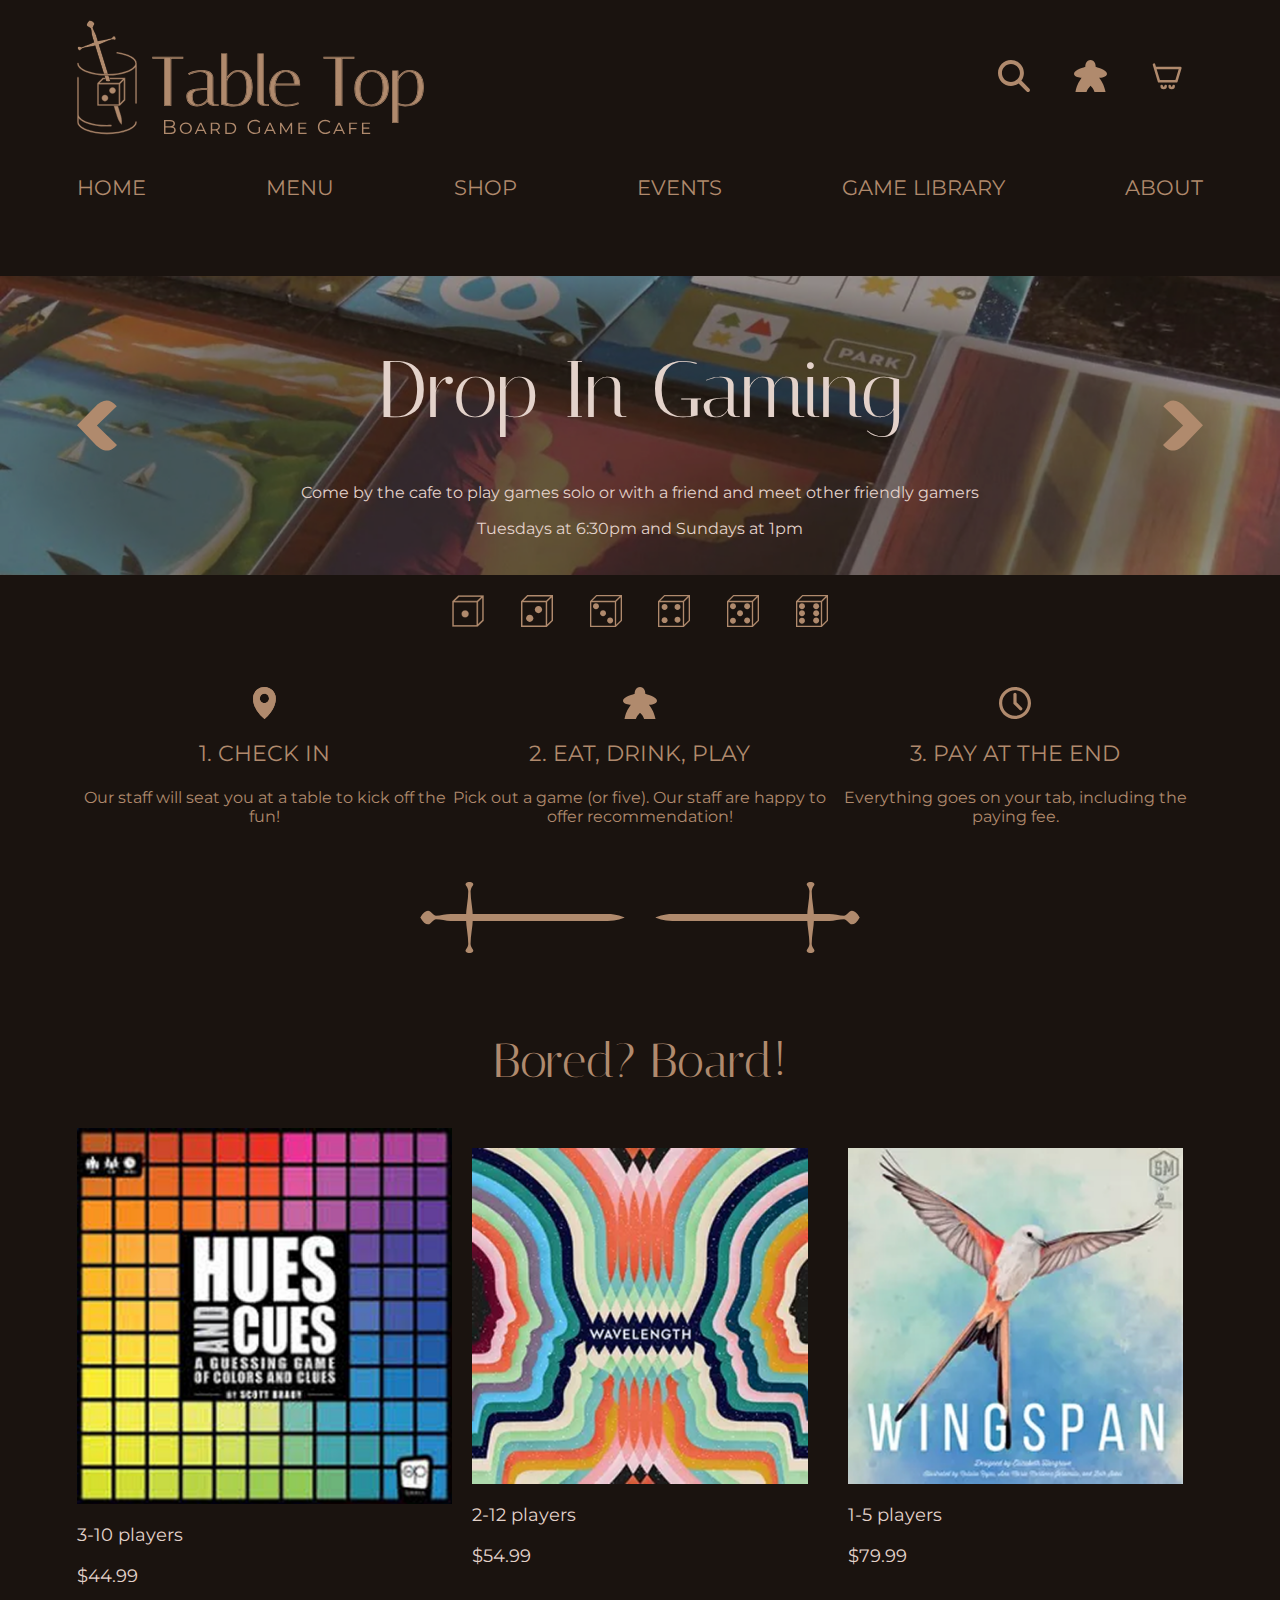
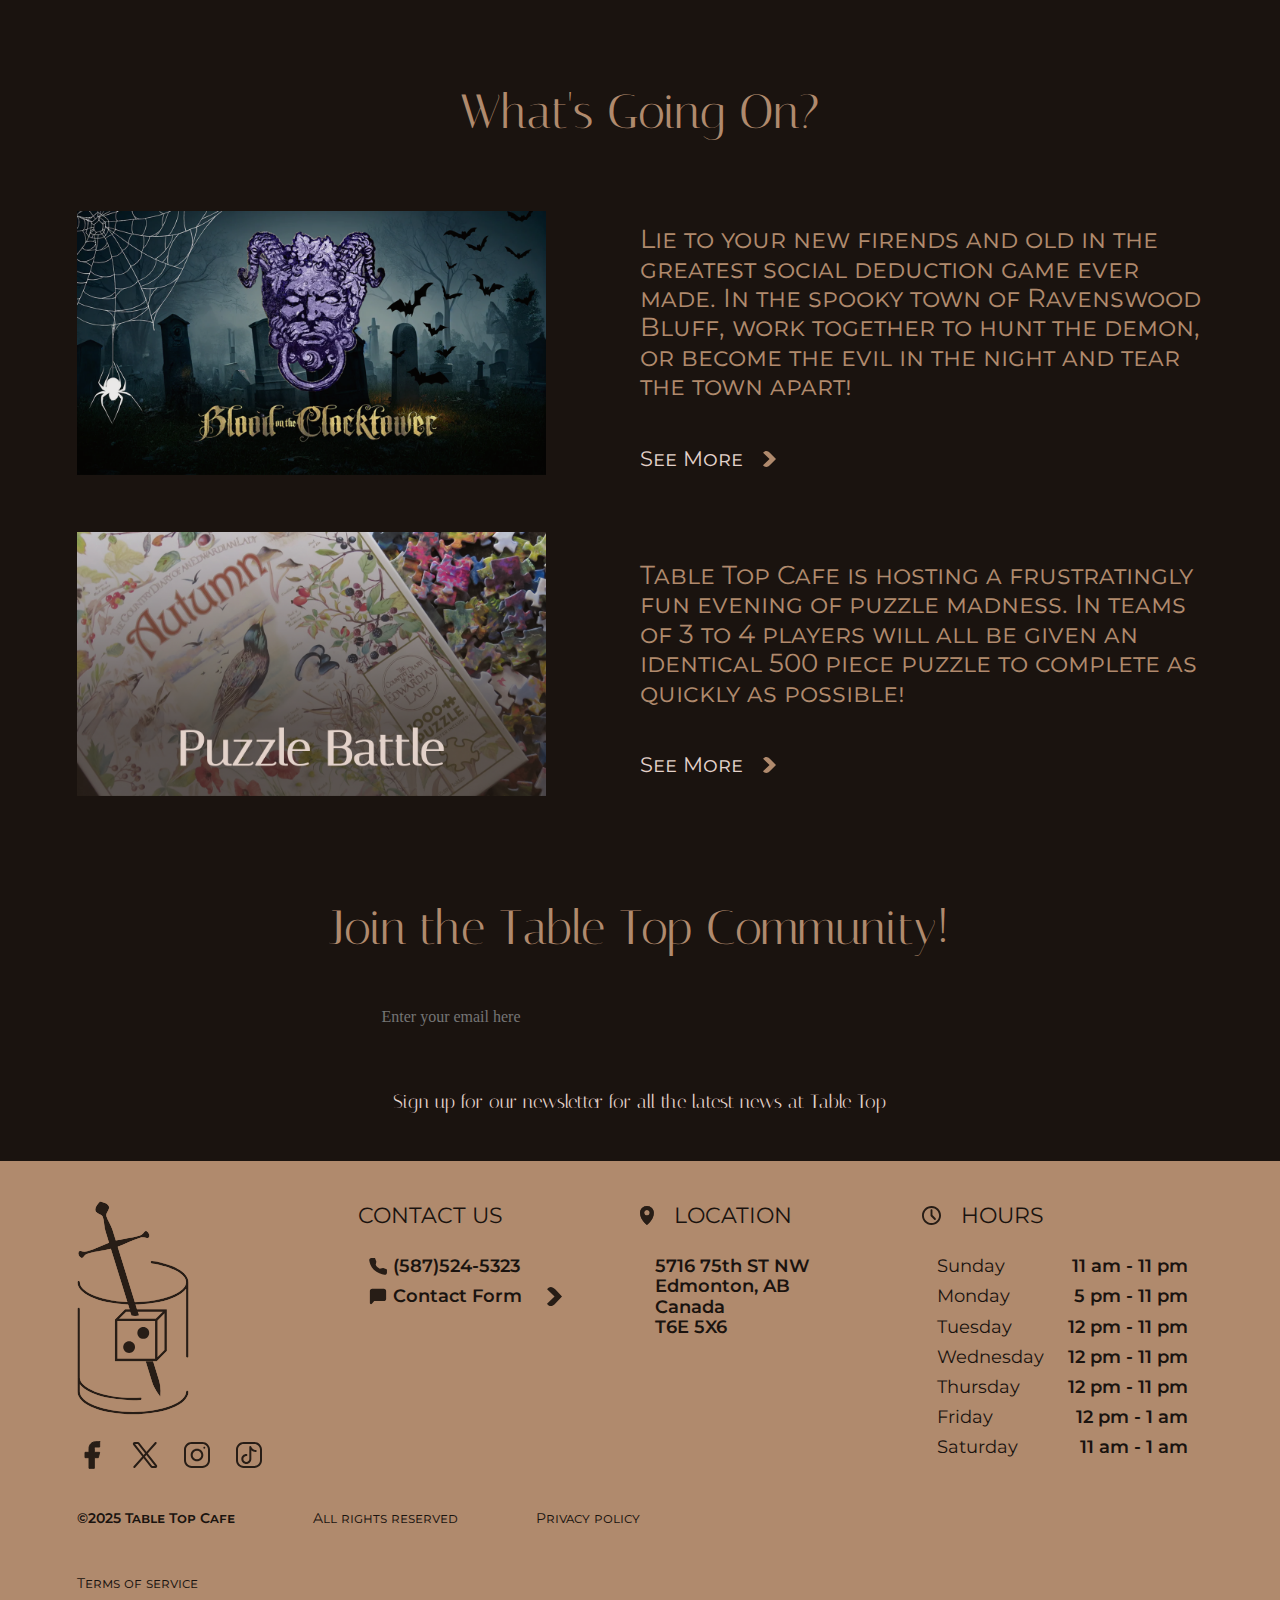
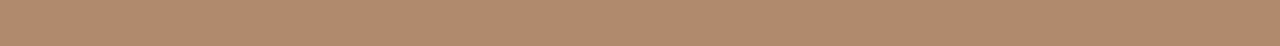
<file: html/index.html>
<!DOCTYPE html>

<html>

    <head>
        <meta charset="utf-8">
        <meta name="viewport" content="width=device-width, initial-scale=1">
        <title>Table Top Cafe</title>

        <!-- CSS Style Sheets -->
            <link rel="stylesheet" type="text/css" href="..\css\normalize.css">
    	 	<link rel="stylesheet" type="text/css" href="..\css\layout.css">
            <link rel="stylesheet" type="text/css" href="..\css\style.css"> 

        <!-- Fonts -->
            <!-- Italiana -->
            <link rel="preconnect" href="https://fonts.googleapis.com">
            <link rel="preconnect" href="https://fonts.gstatic.com" crossorigin>
            <link href="https://fonts.googleapis.com/css2?family=Italiana&display=swap" rel="stylesheet">

            <!-- Montserrat -->
            <link rel="preconnect" href="https://fonts.googleapis.com">
            <link rel="preconnect" href="https://fonts.gstatic.com" crossorigin>
            <link href="https://fonts.googleapis.com/css2?family=Montserrat:ital,wght@0,100..900;1,100..900&display=swap" rel="stylesheet">

    </head>

    <body>
        <!-- Header -->
        <header>
            <!-- Logo & clickable icons -->
            <div class="container padding">
                <div class="row justify_between align_items">
                    <!-- Logo -->
                    <div class="col col_lg_9 col_sm_12">
                        <h1 class="h1_hidden">Table Top Board Game Cafe</h1>
                        <a href="index.html"><img src="..\assets\iconography\ttbgc_logo_lg.svg" alt="Table Top Board Game Cafe Home" style="width: 350px;"></a>
                    </div>
                    
                    <!-- Header Icons -->
                     <div class="menu">
                        <div class="justify_between">
                            <a><img src="../assets/iconography/icon_search.svg" class="clickables"></a>
                            <a><img src="../assets/iconography/icon_meeple.svg" class="clickables"></a>
                            <a><img src="../assets/iconography/icon_cart.svg" class="clickables"></a>
                        </div>

                     </div>
                </div>

                <div class="hamburger">
                    <div class="line"></div>
                    <div class="line"></div>
                    <div class="line"></div>
                </div>


                <!-- Nav Bar -->
                 <div class="menu">
                    <nav class="col col_lg_12 ">
                        <ul class="nav_wrap ul_row padding">
                            <li><a href="index.html" class="nav_link ">Home</a></li>
                            <li><a href="menu.html" class="nav_link">Menu</a></li>
                            <li><a href="index.html" class="nav_link">Shop</a></li>
                            <li><a href="index.html" class="nav_link">Events</a></li>
                            <li><a href="gamelibrary.html" class="nav_link">Game Library</a></li>
                            <li><a href="faq.html" class="nav_link">About</a></li>
                        </ul>
                    </nav>

                 </div>
            </div>
        </header>

        <main>
            <!-- Hero -->
            <div class="padding">

                <div class=" index_hero_carousel">
                    <div class=" container padding">
                        <div class="row justify_between">
                            <img src="../assets/iconography/icon_left_arrow.svg">
                            <div class="col col_lg_8 col_sm_12">
                                <h2 class="h2_hero text_center">Drop In Gaming</h2>
                                <p class="text_center" style="color: var(--colour_cream);">Come by the cafe to play games solo or with a friend and meet other friendly gamers <br><br> Tuesdays at 6:30pm and Sundays at 1pm</p>
                            </div>
                            <img src="../assets/iconography/icon_right_arrow.svg">
                        </div>
                    </div>
                </div>

                <!-- Dice Carousel -->
                <div class="container padding row justify_center">
                    <div class="col col_lg_4 col_sm_6">
                        <div class="row justify_between">
                            <img src="../assets/iconography/icon_dice1.svg" class="iconography">
                            <img src="../assets/iconography/icon_dice2.svg" class="iconography">
                            <img src="../assets/iconography/icon_dice3.svg" class="iconography">
                            <img src="../assets/iconography/icon_dice4.svg" class="iconography">
                            <img src="../assets/iconography/icon_dice5.svg" class="iconography">
                            <img src="../assets/iconography/icon_dice6.svg" class="iconography">
                        </div>
                    </div>
                </div>
            </div>

            <!-- Instructions -->
            <div class="container padding">
                <div class="row">
                    <div class="col col_lg_4 col_sm_12">
                        <div class="row justify_center">
                            <img src="../assets/iconography/contact/icon_location.svg" class="iconography">
                        </div>
                        <h3 class="text_center">1. Check In</h3>
                        <p class="text_center">Our staff will seat you at a table to kick off the fun!</p>
                    </div>

                    <div class="col col_lg_4 col_sm_12">
                        <div class="row justify_center">
                            <img src="../assets/iconography/icon_meeple.svg" class="iconography">
                        </div>
                        <h3 class="text_center">2. Eat, Drink, Play</h3>
                        <p class="text_center">Pick out a game (or five). Our staff are happy to offer recommendation!</p>
                    </div>
                    
                    <div class="col col_lg_4 col_sm_12">
                        <div class="row justify_center">
                            <img src="../assets/iconography/icon_clock.svg" class="iconography">
                        </div>
                        <h3 class="text_center">3. Pay at the End</h3>
                        <p class="text_center">Everything goes on your tab, including the paying fee.</p>
                    </div>
                </div>
            </div>

            <!-- Swords -->
            <div class="container padding row justify_center">
                <img src="../assets/iconography/icon_swords.svg" style="width: 100%;">
            </div>

            <!-- Bored Board Section-->
            <div class="container padding">
                <!-- Section Header -->
                <h2 class="text_center">Bored? Board!</h2>

                <!-- Games -->
                <div class="row justify_between">
                    <!-- Hues & Clues -->
                    <div class="col col_lg_4 col_sm_12index_game_wrap">
                        <img src="../assets/games/game_hues&clues.png" class="index_games">
                        <p class="p_game_index">3-10 players<br><br>$44.99</p>
                    </div>

                    <!-- Wavelength -->
                    <div class="col col_lg_4 col_sm_12 index_game_wrap">
                        <img src="../assets/games/game_wavelength.png" class="index_games">  
                        <p class="p_game_index">2-12 players<br><br>$54.99</p>
                    </div>
                    
                    <!-- Wingspan -->
                    <div class="col col_lg_4 col_sm_12 index_game_wrap">
                        <img src="../assets/games/game_wingspan.png" class="index_games">
                        <p class="p_game_index">1-5 players<br><br>$79.99</p>
                    </div>
                </div>
            </div>

            <!-- Events -->
            <div class="container padding">
                <h2 class="text_center">What's Going On?</h2>

                <!-- BotCT -->
                <div class="padding">
                    <div class="row align_center justify_between">
                        <div class="col col_lg_5 col_sm_6">
                            <img src="../assets/games/game_bloodontheclocktower.png" class="index_games">
                        </div>

                        <div class="col col_lg_6 col_sm_6align_center games_wrap">
                            <p class="p_games" style="color: var(--colour_latte);">Lie to your new 
                                firends and old in the greatest social deduction game ever made. 
                                In the spooky town of Ravenswood Bluff, work together to hunt the 
                                demon, or become the evil in the night and tear the town apart!</p>
                            <div class="row align_center row_gap">
                                <p class="p_events">See More</p>
                                <img src="../assets/iconography/icon_right_arrow.svg" style="height: 1rem;">
                            </div>
                        </div>
                    </div>
                </div>


                <!-- Puzzle Battle -->
                <div class="padding">
                    <div class="row align_center justify_between">
                        <div class="col col_lg_5 col_sm_6">
                            <img src="../assets/images/image_puzzle_battle.png" class="index_games">
                        </div>
                        
                        <div class="col col_lg_6 col_sm_6 align_center games_wrap">
                            <p class="p_games" style="color: var(--colour_latte);">Table Top Cafe is hosting a frustratingly fun evening of puzzle madness. In teams of 3 to 4 players will all be given an identical 500 piece puzzle to complete as quickly as possible!</p>
                                <div class="row align_center row_gap">
                                <p class="p_events">See More</p>
                                <img src="../assets/iconography/icon_right_arrow.svg" style="height: 1rem;">
                            </div>
                        </div>
                    </div>
                </div>         
            </div>

            <!-- Join -->
            <div class="container padding ">
                <div class="row justify_center">
                    <div class="col col_lg_8 col_lg_12">
                        <div class="row justify_center">
                            <h2 class="text_center">Join the Table Top Community!</h2>
                        </div>
                        <div class="row justify_center">
                            <form class="contact_form">
                                    <input type="text" name="email" placeholder="Enter your email here" class="input_field">
                                    <label for="email" class="h2_selected input_label">Sign up for our newsletter for all the latest news at Table Top</label>

                                </div>
                            </form>

                        </div>
                    </div>

                </div>
            </div>

        </main>

        <footer class="padding" >
            <div class="container row">
                <div class="col col_lg_3 col_sm_6">
                    <div class="row">
                        <a><img src="../assets/iconography/ttbgc_logo_drk_sm.svg" class="footer_logo"></a>
                    </div>
                    <div class="row align_end row_gap">
                        <a href="https://www.facebook.com/TableTopCafe/" ><img src="../assets/iconography/socials/icon_facebook.svg" class="iconography"></a>                        
                        <a href="https://x.com/tabletopcafe?lang=en" ><img src="../assets/iconography/socials/icon_x.svg" class="iconography"></a>
                        <a href="https://www.instagram.com/tabletopcafe/?hl=en" ><img src="../assets/iconography/socials/icon_instagram.svg" class="iconography"></a>
                        <a href="https://www.tiktok.com/@tabletopcafeyeg" ><img src="../assets/iconography/socials/icon_tiktok.svg" class="iconography"></a>
                    </div>
                </div>

                <!-- Contact Us -->
                <div class="col col_lg_3 col_sm_12" > 
                    <h3 class="h3_footer">Contact Us</h3>
                    <div class="row footer_margin align_center">
                        <img src="../assets/iconography/contact/icon_phone.svg" class="footer_icons">
                        <p class="p_footer "> (587)524-5323</p>
                    </div>

                    <div class="row footer_margin align_center row_gap">
                        <div class="row align_center">
                            <img src="../assets/iconography/contact/icon_message.svg" class="footer_icons">
                            <p class="p_footer">Contact Form</p>
                        </div>
                        <img src="../assets/iconography/icon_right_arrow_drk.svg" class="footer_icons">
                    </div>
                </div>

                <!-- Location -->
                <div class="col col_lg_3 col_sm_12">
                    <div class="row row_gap align_center">
                        <img src="../assets/iconography/contact/icon_location_drk.svg" class="footer_icons">
                        <h3 class="h3_footer">Location</h3>
                    </div>

                    <div class="row footer_margin">
                        <p class="p_footer">5716 75th ST NW<br>Edmonton, AB<br>Canada<br>T6E 5X6</p>
                    </div>
                </div>

                <!-- Hours -->
                <div class="col col_lg_3 col_sm_12">
                    <div class="row row_gap align_center">
                        <img src="../assets/iconography/icon_clock_drk.svg" class="footer_icons">
                        <h3 class="h3_footer">Hours</h3>
                    </div>
                    
                    <div class="col footer_margin">
                        <div class="row justify_between">
                            <p class="p_footer p_footer_fine">Sunday</p>
                            <p class="p_footer">11 am - 11 pm<br></p>
                        </div>
                        <div class="row justify_between">
                            <p class="p_footer p_footer_fine">Monday</p>
                            <p class="p_footer">5 pm - 11 pm<br></p>
                        </div>
                        <div class="row justify_between">
                            <p class="p_footer p_footer_fine">Tuesday</p>
                            <p class="p_footer">12 pm - 11 pm<br></p>
                        </div>
                        <div class="row justify_between">
                            <p class="p_footer p_footer_fine">Wednesday</p>
                            <p class="p_footer">12 pm - 11 pm<br></p>
                        </div>
                        <div class="row justify_between">
                            <p class="p_footer p_footer_fine">Thursday</p>
                            <p class="p_footer">12 pm - 11 pm<br></p>
                        </div>
                        <div class="row justify_between">
                            <p class="p_footer p_footer_fine">Friday</p>
                            <p class="p_footer">12 pm - 1 am<br></p>
                        </div>
                        <div class="row justify_between">
                            <p class="p_footer p_footer_fine">Saturday</p>
                            <p class="p_footer">11 am - 1 am<br></p>
                        </div>
                    </div>
                </div>
            </div>

            <div class="container padding"> 
                <div class="col col_lg_6 col_sm_12">
                    <div class="row row_gap justify_between">
                        <p class="p_footer_meta" style="font-weight: 600;">©2025 Table Top Cafe</p>
                        <p class="p_footer_meta">All rights reserved</p>
                        <p class="p_footer_meta">Privacy policy</p>
                        <p class="p_footer_meta">Terms of service</p>
                    </div>
                </div>
            </div>
        </footer>

    </body>
</html>
</file>
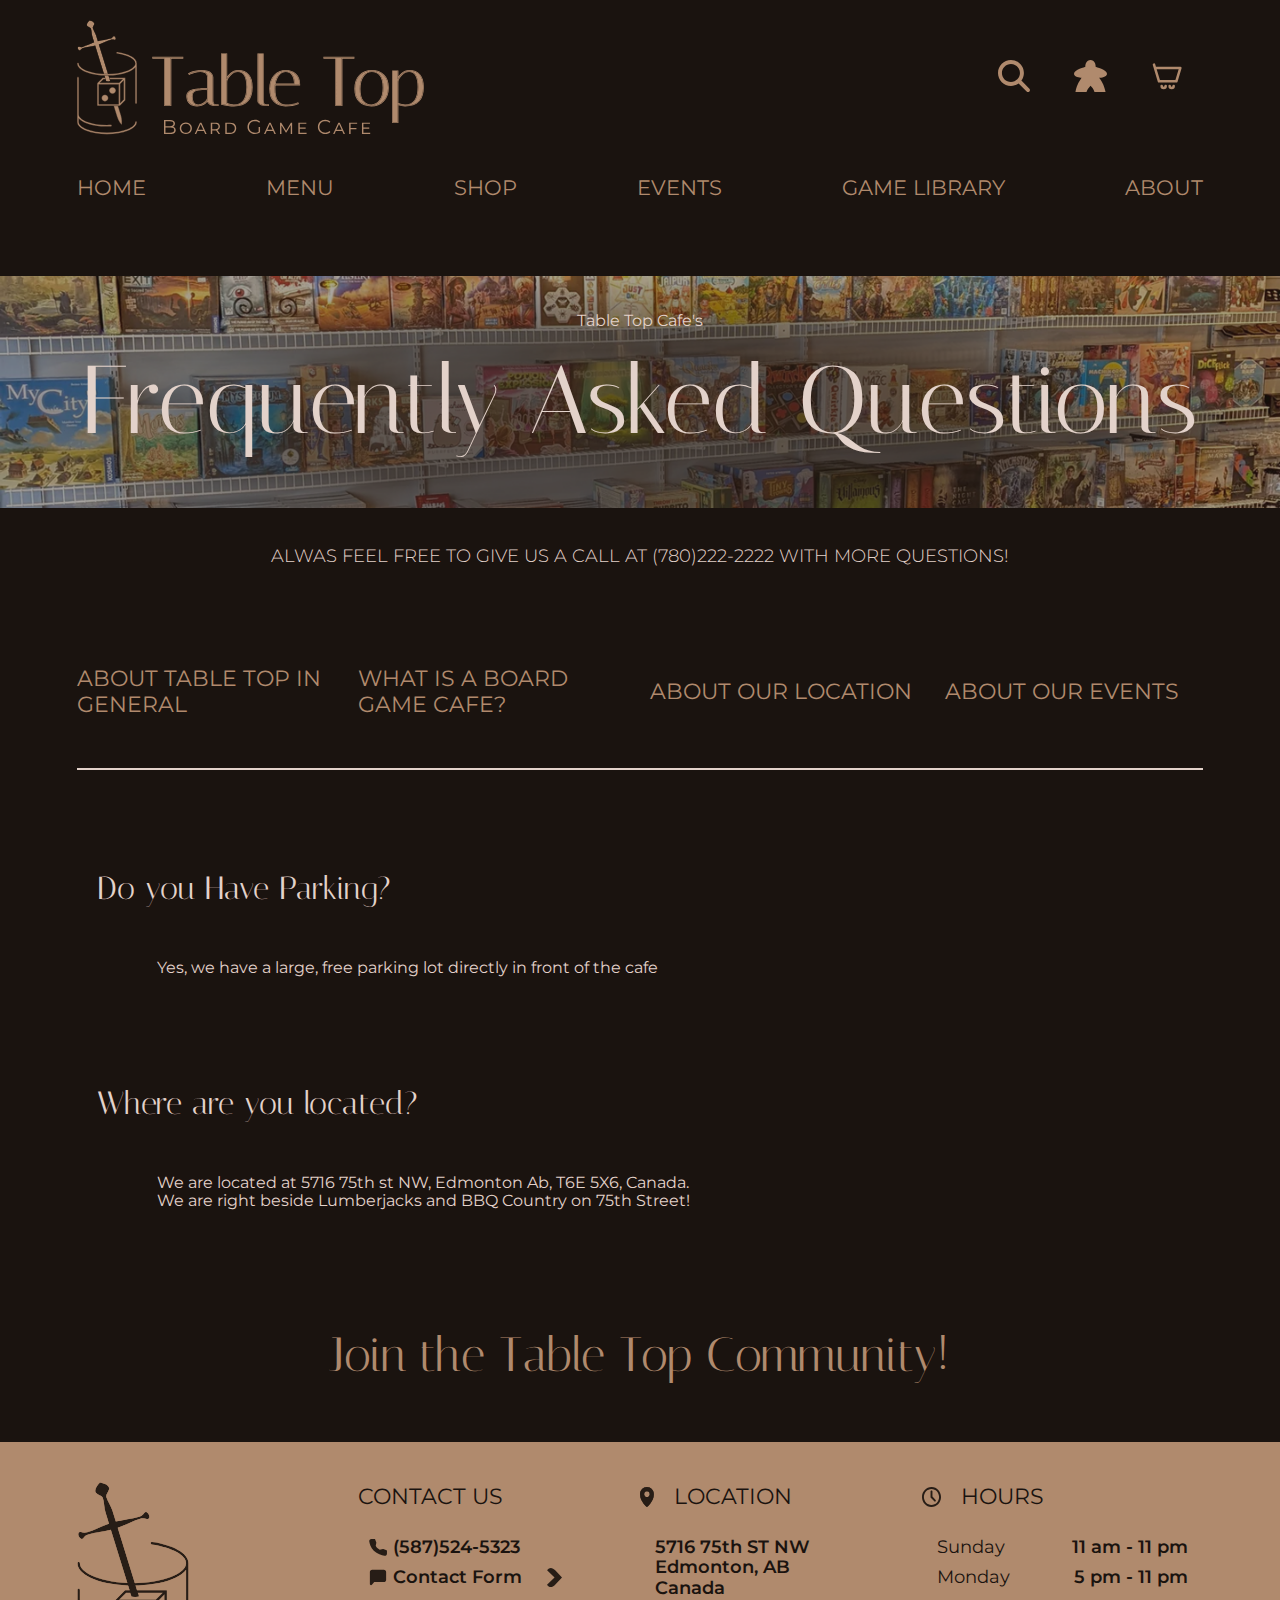
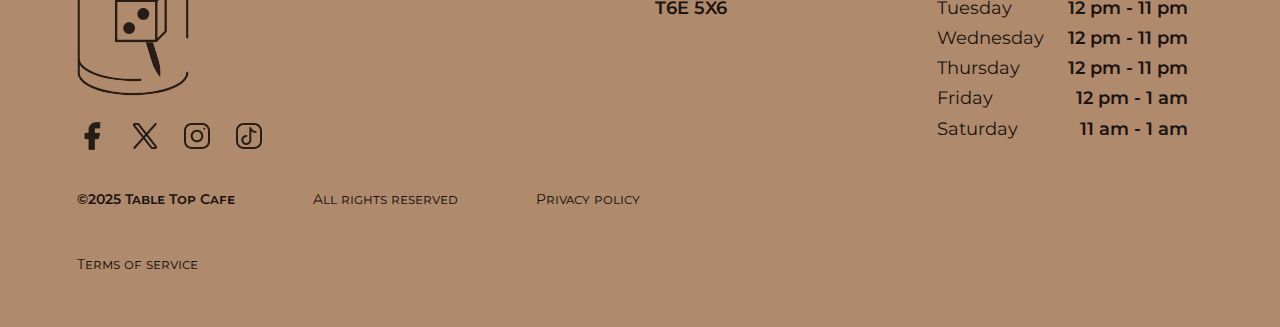
<file: html/faq.html>
<!DOCTYPE html>

<html>
    <head>
        <meta charset="utf-8">
        <meta name="viewport" content="width=device-width, initial-scale=1">
        <title>Table Top - FAQ's</title>

        <!-- CSS Style Sheets -->
            <link rel="stylesheet" type="text/css" href="..\css\normalize.css">
    	 	<link rel="stylesheet" type="text/css" href="..\css\layout.css">
            <link rel="stylesheet" type="text/css" href="..\css\style.css"> 

        <!-- Fonts -->
            <!-- Italiana -->
            <link rel="preconnect" href="https://fonts.googleapis.com">
            <link rel="preconnect" href="https://fonts.gstatic.com" crossorigin>
            <link href="https://fonts.googleapis.com/css2?family=Italiana&display=swap" rel="stylesheet">

            <!-- Montserrat -->
            <link rel="preconnect" href="https://fonts.googleapis.com">
            <link rel="preconnect" href="https://fonts.gstatic.com" crossorigin>
            <link href="https://fonts.googleapis.com/css2?family=Montserrat:ital,wght@0,100..900;1,100..900&display=swap" rel="stylesheet">

    </head>

    <body>
        <header>
            <!-- Logo & clickable icons -->
            <div class="container padding">
                <div class="row justify_between align_items">
                    <!-- Logo -->
                    <div class="col col_lg_9">
                        <h1 class="h1_hidden">Table Top Board Game Cafe</h1>
                        <a href="index.html"><img src="..\assets\iconography\ttbgc_logo_lg.svg" alt="Table Top Board Game Cafe Home" style="width: 350px;"></a>
                    </div>
                    
                    <!-- Header Icons -->
                    <div class="justify_between">
                        <a><img src="../assets/iconography/icon_search.svg" class="clickables"></a>
                        <a><img src="../assets/iconography/icon_meeple.svg" class="clickables"></a>
                        <a><img src="../assets/iconography/icon_cart.svg" class="clickables"></a>
                    </div>
                </div>

                <!-- Nav Bar -->
                <nav class="col col_lg_12">
                    <ul class="nav_wrap ul_row padding">
                        <li><a href="index.html" class="nav_link ">Home</a></li>
                        <li><a href="menu.html" class="nav_link">Menu</a></li>
                        <li><a href="index.html" class="nav_link">Shop</a></li>
                        <li><a href="index.html" class="nav_link">Events</a></li>
                        <li><a href="gamelibrary.html" class="nav_link">Game Library</a></li>
                        <li><a href="faq.html" class="nav_link">About</a></li>
                    </ul>
                </nav>
            </div>
        </header>

        <main>
            <div class="padding">
                <div class="faq_hero">
                    <div class=" container padding">
                        <div class="row">
                            <div class="col col_lg_12">
                                <p class="text_center" style="color: var(--colour_cream);">Table Top Cafe's</p>
                                <h1 class="text_center">Frequently Asked Questions</h1>
                            </div>
                        </div>
                    </div>
                </div>

                <div class="container padding">
                    <div class="col col_lg_12 justify_center">
                        <p class="p_con_text text_center">Alwas feel free to give us a call at (780)222-2222 with more questions!</p>
                    </div>
                </div>
            </div>

            <!-- Menu -->
            <div class="container">
                <div class="padding">
                    <div class="row align_center">
                        <div class="col col_lg_4">
                            <div class="row">
                                <h3>About Table Top in General</h3>
                            </div>
                        </div>

                        <div class="col col_lg_4">
                            <div class="row">
                               <h3>what is a board game cafe?</h3>
                            </div>
                        </div>

                        <div class="col col_lg_4 ">
                            <div class="row justify_center">
                               <h3>About our Location</h3>
                            </div>
                        </div>

                        <div class="col col_lg_4 ">
                            <div class="row justify_center">
                               <h3>About our Events</h3>
                            </div>
                        </div>

                    </div>
                </div>
                <hr class="bar">
            </div>

            <div class="container padding">
                <!-- Q1 -->
                <div class="padding">
                    <h3 class="h2_selected">Do you Have Parking?</h2>
                    <div class="menu_item">
                        <p class="p_menu menu_item">Yes, we have a large, free parking lot directly in front of the cafe</p>
                    </div>
                </div>

                <!-- Q2 -->
                <div class="padding">
                    <h3 class="h2_selected">Where are you located?</h3>
                    <div class="menu_item">
                        <p class="p_menu menu_item">We are located at 5716 75th st NW, Edmonton Ab, T6E 5X6, Canada. <br> We are right beside Lumberjacks and BBQ Country on 75th Street!</p>
                    </div>
                </div>
            </div>

            <!-- Join -->
            <div class="container padding">
                <h2 class="text_center">Join the Table Top Community!</h2>

            </div>

        </main>
        
        <footer class="padding" >
            <div class="container row">
                <div class="col col_lg_3">
                    <div class="row">
                        <a><img src="../assets/iconography/ttbgc_logo_drk_sm.svg" class="footer_logo"></a>
                    </div>
                    <div class="row align_end row_gap">
                        <a href="https://www.facebook.com/TableTopCafe/" ><img src="../assets/iconography/socials/icon_facebook.svg" class="iconography"></a>                        
                        <a href="https://x.com/tabletopcafe?lang=en" ><img src="../assets/iconography/socials/icon_x.svg" class="iconography"></a>
                        <a href="https://www.instagram.com/tabletopcafe/?hl=en" ><img src="../assets/iconography/socials/icon_instagram.svg" class="iconography"></a>
                        <a href="https://www.tiktok.com/@tabletopcafeyeg" ><img src="../assets/iconography/socials/icon_tiktok.svg" class="iconography"></a>
                    </div>
                </div>

                <!-- Contact Us -->
                <div class="col col_lg_3" > 
                    <h3 class="h3_footer">Contact Us</h3>
                    <div class="row footer_margin align_center">
                        <img src="../assets/iconography/contact/icon_phone.svg" class="footer_icons">
                        <p class="p_footer "> (587)524-5323</p>
                    </div>

                    <div class="row footer_margin align_center row_gap">
                        <div class="row align_center">
                            <img src="../assets/iconography/contact/icon_message.svg" class="footer_icons">
                            <p class="p_footer">Contact Form</p>
                        </div>
                        <img src="../assets/iconography/icon_right_arrow_drk.svg" class="footer_icons">
                    </div>
                </div>

                <!-- Location -->
                <div class="col col_lg_3">
                    <div class="row row_gap align_center">
                        <img src="../assets/iconography/contact/icon_location_drk.svg" class="footer_icons">
                        <h3 class="h3_footer">Location</h3>
                    </div>

                    <div class="row footer_margin">
                        <p class="p_footer">5716 75th ST NW<br>Edmonton, AB<br>Canada<br>T6E 5X6</p>
                    </div>
                </div>

                <!-- Hours -->
                <div class="col col_lg_3">
                    <div class="row row_gap align_center">
                        <img src="../assets/iconography/icon_clock_drk.svg" class="footer_icons">
                        <h3 class="h3_footer">Hours</h3>
                    </div>
                    
                    <div class="col footer_margin">
                        <div class="row justify_between">
                            <p class="p_footer p_footer_fine">Sunday</p>
                            <p class="p_footer">11 am - 11 pm<br></p>
                        </div>
                        <div class="row justify_between">
                            <p class="p_footer p_footer_fine">Monday</p>
                            <p class="p_footer">5 pm - 11 pm<br></p>
                        </div>
                        <div class="row justify_between">
                            <p class="p_footer p_footer_fine">Tuesday</p>
                            <p class="p_footer">12 pm - 11 pm<br></p>
                        </div>
                        <div class="row justify_between">
                            <p class="p_footer p_footer_fine">Wednesday</p>
                            <p class="p_footer">12 pm - 11 pm<br></p>
                        </div>
                        <div class="row justify_between">
                            <p class="p_footer p_footer_fine">Thursday</p>
                            <p class="p_footer">12 pm - 11 pm<br></p>
                        </div>
                        <div class="row justify_between">
                            <p class="p_footer p_footer_fine">Friday</p>
                            <p class="p_footer">12 pm - 1 am<br></p>
                        </div>
                        <div class="row justify_between">
                            <p class="p_footer p_footer_fine">Saturday</p>
                            <p class="p_footer">11 am - 1 am<br></p>
                        </div>
                    </div>
                </div>
            </div>

            <div class="container padding"> 
                <div class="col col_lg_6">
                    <div class="row row_gap justify_between">
                        <p class="p_footer_meta" style="font-weight: 600;">©2025 Table Top Cafe</p>
                        <p class="p_footer_meta">All rights reserved</p>
                        <p class="p_footer_meta">Privacy policy</p>
                        <p class="p_footer_meta">Terms of service</p>
                    </div>
                </div>
            </div>
        </footer>
    </body>
</html>
</file>
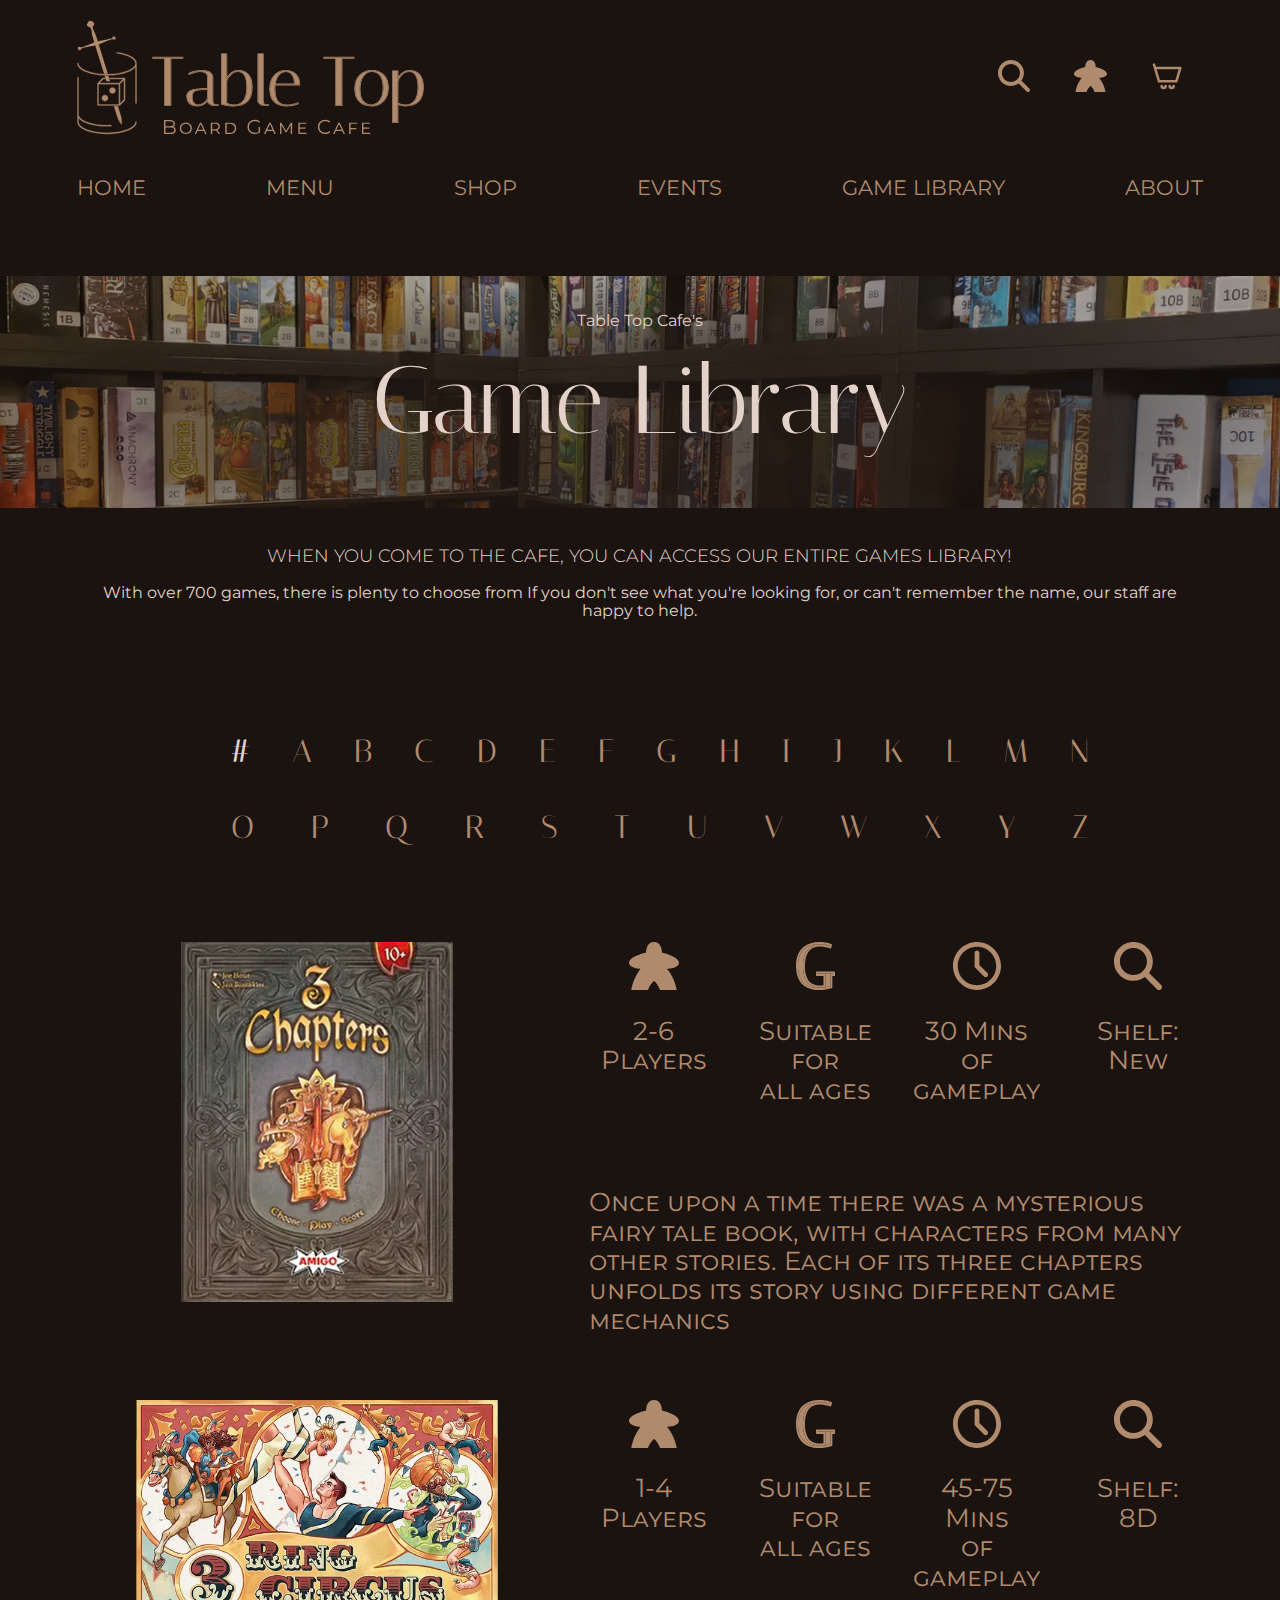
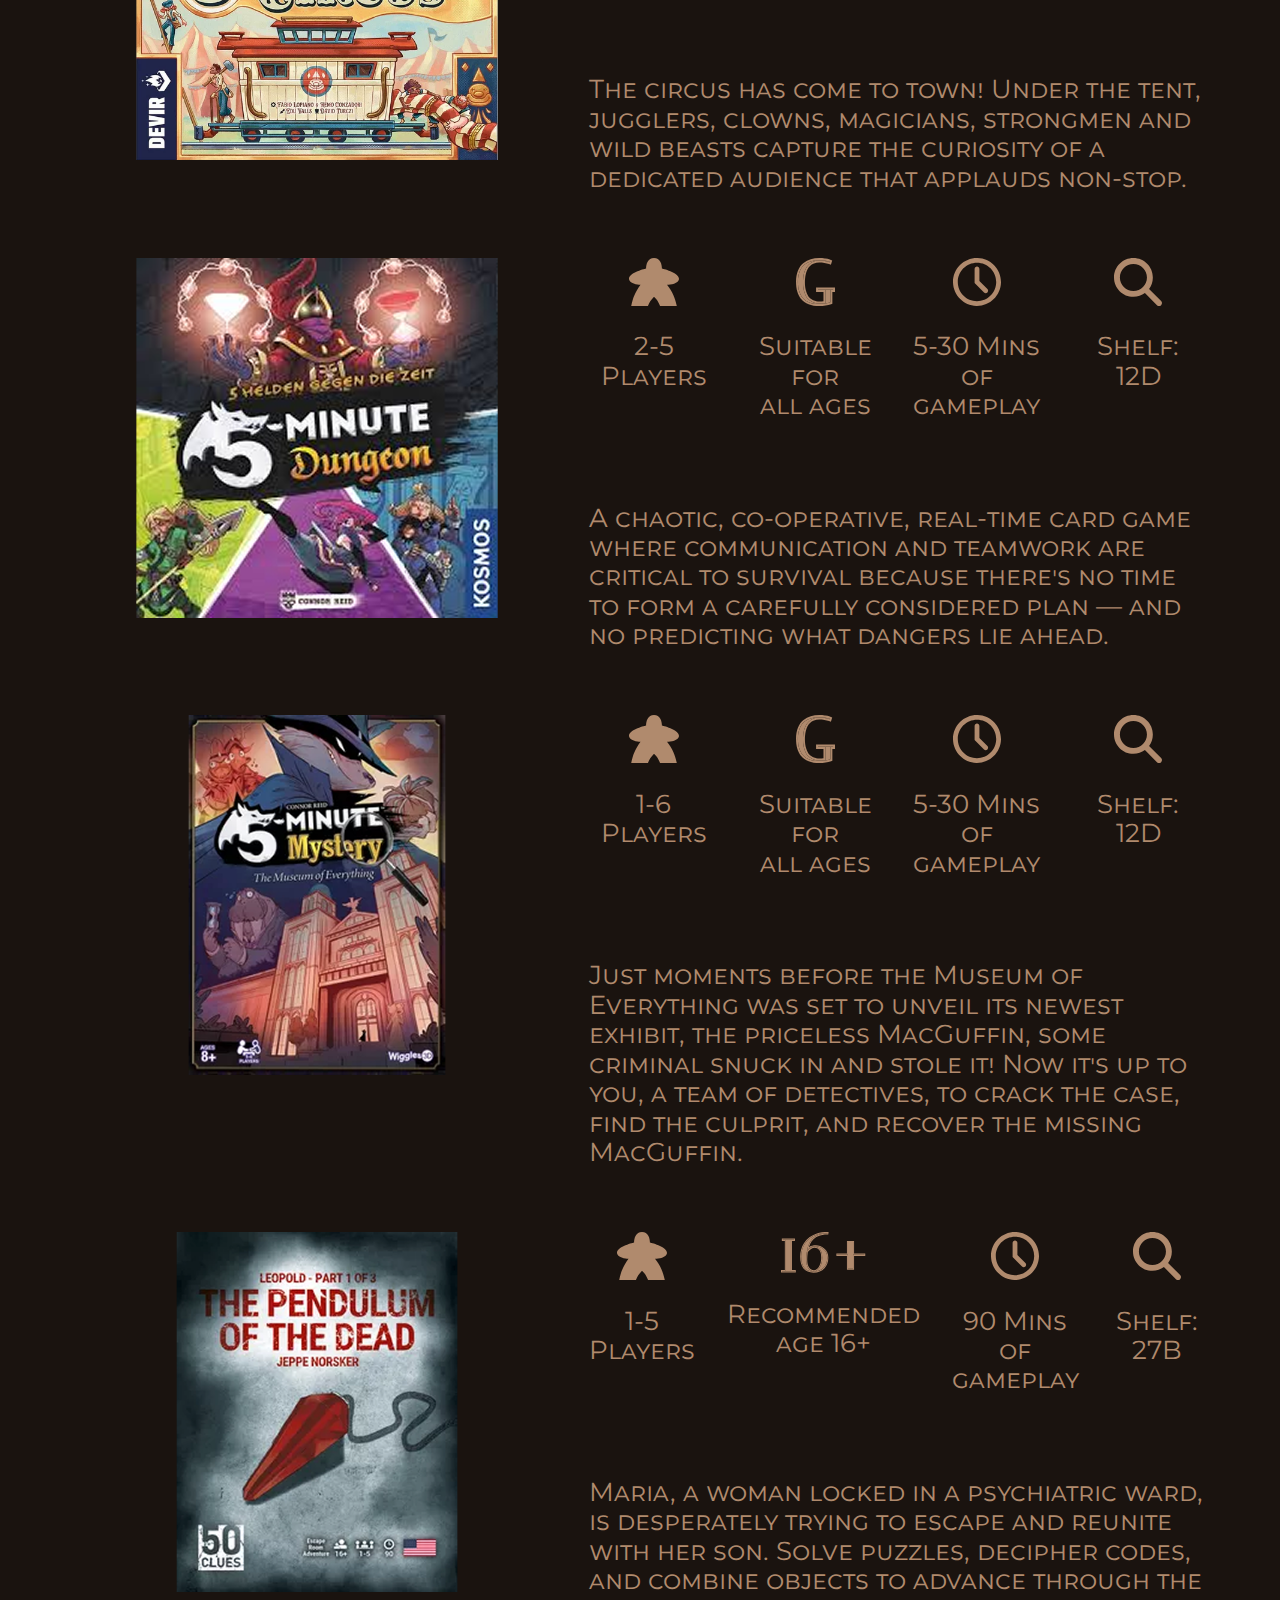
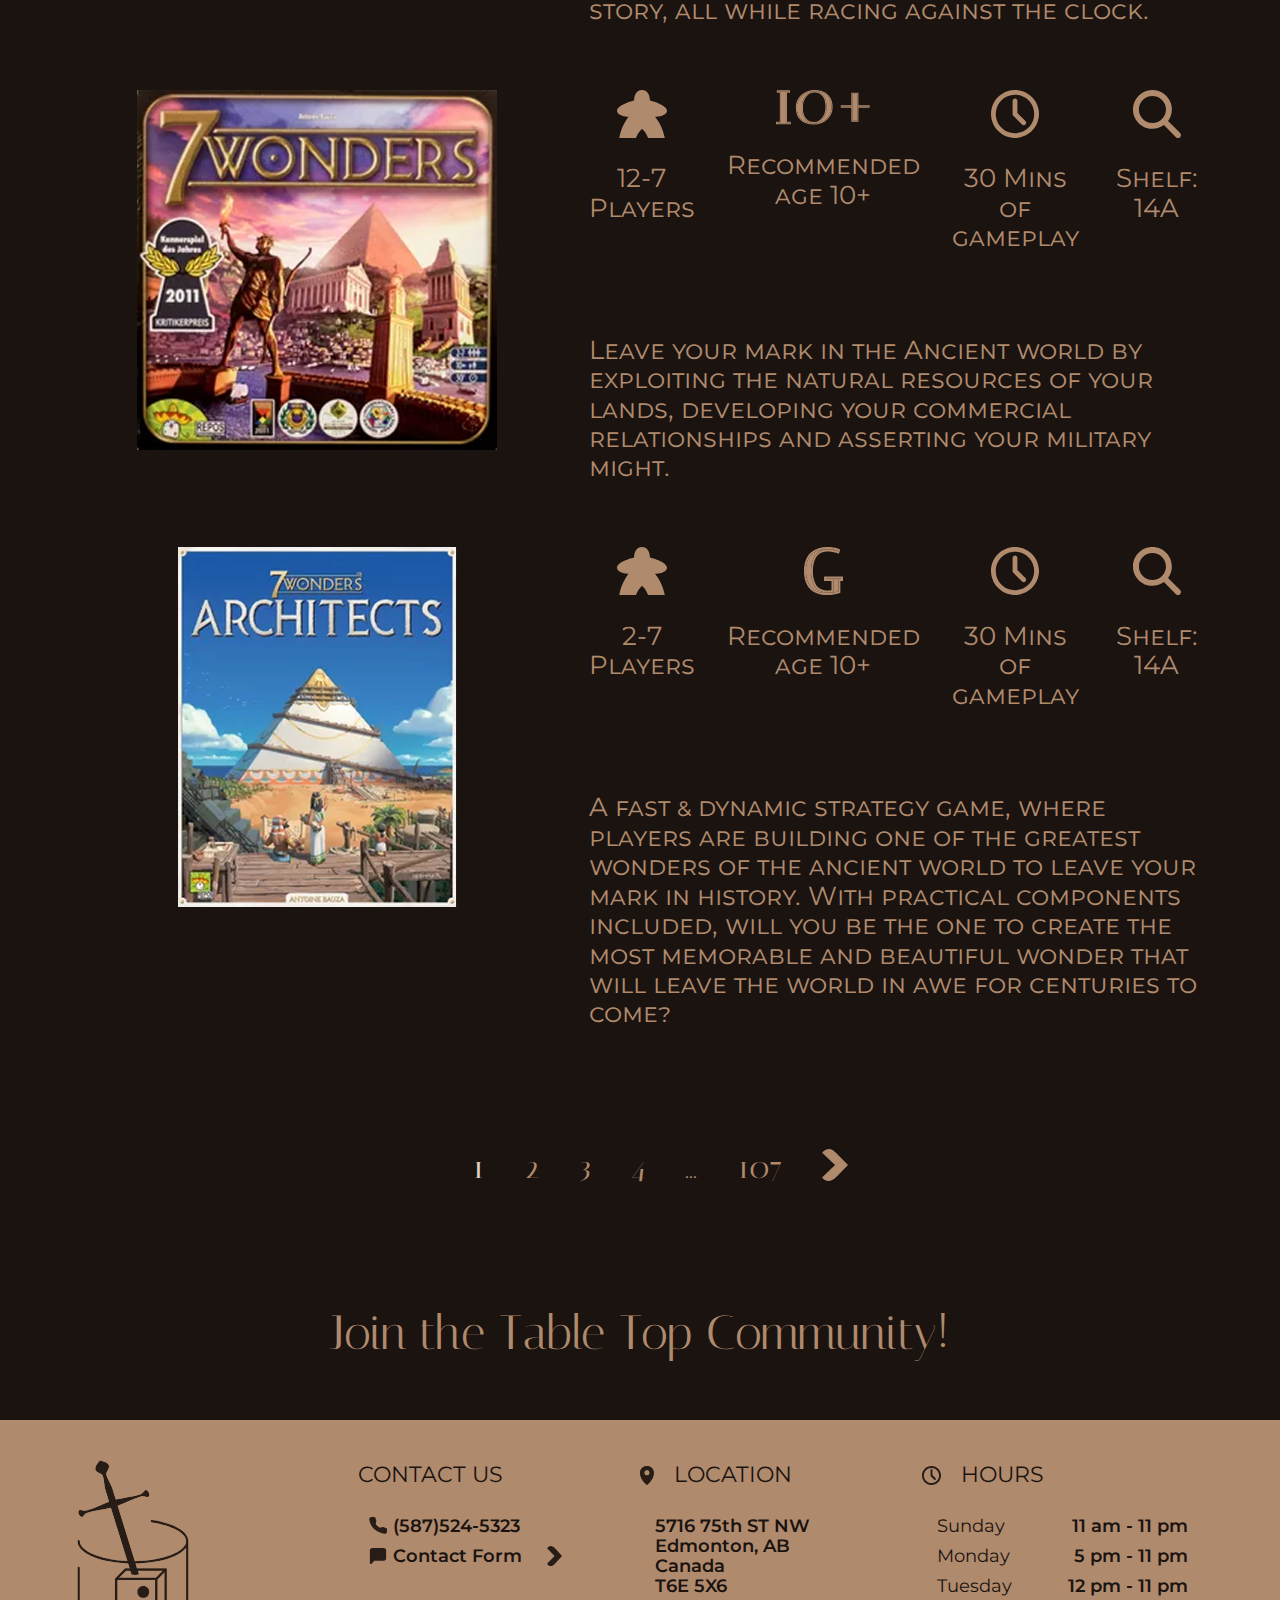
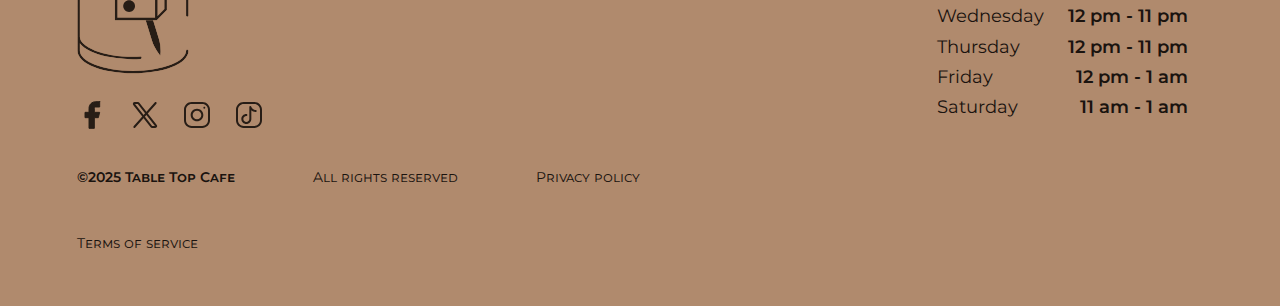
<file: html/gamelibrary.html>
<!DOCTYPE html>

<html>
    <head>
        <meta charset="utf-8">
        <meta name="viewport" content="width=device-width, initial-scale=1">
        <title>Table Top - Game Library</title>

        <!-- CSS Style Sheets -->
            <link rel="stylesheet" type="text/css" href="..\css\normalize.css">
    	 	<link rel="stylesheet" type="text/css" href="..\css\layout.css">
            <link rel="stylesheet" type="text/css" href="..\css\style.css"> 

        <!-- Fonts -->
            <!-- Italiana -->
            <link rel="preconnect" href="https://fonts.googleapis.com">
            <link rel="preconnect" href="https://fonts.gstatic.com" crossorigin>
            <link href="https://fonts.googleapis.com/css2?family=Italiana&display=swap" rel="stylesheet">

            <!-- Montserrat -->
            <link rel="preconnect" href="https://fonts.googleapis.com">
            <link rel="preconnect" href="https://fonts.gstatic.com" crossorigin>
            <link href="https://fonts.googleapis.com/css2?family=Montserrat:ital,wght@0,100..900;1,100..900&display=swap" rel="stylesheet">

    </head>

    <body>
        <header>
            <!-- Logo & clickable icons -->
            <div class="container padding">
                <div class="row justify_between align_items">
                    <!-- Logo -->
                    <div class="col col_lg_9">
                        <h1 class="h1_hidden">Table Top Board Game Cafe</h1>
                        <a href="index.html"><img src="..\assets\iconography\ttbgc_logo_lg.svg" alt="Table Top Board Game Cafe Home" style="width: 350px;"></a>
                    </div>
                    
                    <!-- Header Icons -->
                    <div class="justify_between">
                        <a><img src="../assets/iconography/icon_search.svg" class="clickables"></a>
                        <a><img src="../assets/iconography/icon_meeple.svg" class="clickables"></a>
                        <a><img src="../assets/iconography/icon_cart.svg" class="clickables"></a>
                    </div>
                </div>

                <!-- Nav Bar -->
                <nav class="col col_lg_12">
                    <ul class="nav_wrap ul_row padding">
                        <li><a href="index.html" class="nav_link ">Home</a></li>
                        <li><a href="menu.html" class="nav_link">Menu</a></li>
                        <li><a href="index.html" class="nav_link">Shop</a></li>
                        <li><a href="index.html" class="nav_link">Events</a></li>
                        <li><a href="gamelibrary.html" class="nav_link">Game Library</a></li>
                        <li><a href="faq.html" class="nav_link">About</a></li>
                    </ul>
                </nav>
            </div>
        </header>

        <main>
            <!-- Hero -->
            <div class="padding">
                <div class="gl_hero">
                    <div class=" container padding">
                        <div class="row">
                            <div class="col col_lg_12">
                                <p class="text_center" style="color: var(--colour_cream);">Table Top Cafe's</p>
                                <h1 class="text_center">Game Library</h1>
                            </div>
                        </div>
                    </div>
                </div>

                <div class="container padding">
                    <div class="col col_lg_12 justify_center">
                            <p class="p_con_text text_center">When you come to the cafe, you can access our entire games library!</p>
                            <p class="text_center" style="color: var(--colour_cream);">With over 700 games, there is plenty to choose from If you don't see what you're looking for, or can't remember the name, our staff are happy to help.</p>
                        </div>
                </div>
            </div>

            <!-- Selector -->
            <div class="container padding">
                <div class="row justify_center">

                    <div class="col col_lg_10">
                        <ul class="selector_wrap ul_row justify_center">
                            <li class="h2_selector" style="color: var(--colour_cream);">#</li>
                            <li class="h2_selector">A</li>
                            <li class="h2_selector">B</li>
                            <li class="h2_selector">C</li>
                            <li class="h2_selector">D</li>
                            <li class="h2_selector">E</li>
                            <li class="h2_selector">F</li>
                            <li class="h2_selector">G</li>
                            <li class="h2_selector">H</li>
                            <li class="h2_selector">I</li>
                            <li class="h2_selector">J</li>
                            <li class="h2_selector">K</li>
                            <li class="h2_selector">L</li>
                            <li class="h2_selector">M</li>
                            <li class="h2_selector">N</li>
                            <li class="h2_selector">O</li>
                            <li class="h2_selector">P</li>
                            <li class="h2_selector">Q</li>
                            <li class="h2_selector">R</li>
                            <li class="h2_selector">S</li>
                            <li class="h2_selector">T</li>
                            <li class="h2_selector">U</li>
                            <li class="h2_selector">V</li>
                            <li class="h2_selector">W</li>
                            <li class="h2_selector">X</li>
                            <li class="h2_selector">Y</li>
                            <li class="h2_selector">Z</li>
                        </ul>
                    </div>
                </div>
            </div>

            <!-- Game List -->
            <div class="container padding">

                <!-- 3 Chapters -->
                <div class="game_grid">
                    <div class="span_2_col">
                        <a href="https://www.tabletopcafe.ca/products/3-chapters?_pos=1&_sid=ecb6a5622&_ss=r"><img src="../assets/games/game_3Chapters.png" class="game_image"></a>
                        <!-- <h1>img</h1> -->
                    </div>
                    
                    <div class="col align_center">
                        <div class="row justify_center">
                            <img src="../assets/iconography/icon_meeple.svg" class="game_icons">
                        </div>
                        <div class="row justify_center">
                            <p class="p_games text_center">2-6 Players</p>
                        </div>
                    </div>
                    <div>
                        <div class="row justify_center">
                            <img src="../assets/iconography/icon_general.svg" class="game_icons">
                        </div>
                        <div class="row justify_center">
                            <p class="p_games text_center">Suitable for <br>all ages</p>
                        </div>
                    </div>
                    <div>
                        <div class="row justify_center">
                            <img src="../assets/iconography/icon_clock.svg" class="game_icons">
                        </div>
                        <div class="row justify_center">
                            <p class="p_games text_center">30 Mins <br> of gameplay</p>
                        </div>
                    </div>
                    <div>
                        <div class="row justify_center">
                            <img src="../assets/iconography/icon_search.svg" class="game_icons">
                        </div>
                        <div class="row justify_center">
                            <p class="p_games text_center">Shelf: <br> New</p>
                        </div>
                    </div>

                    <div class="span_4_row">
                        <div class="row">
                            <p class="p_games">Once upon a time there was a mysterious fairy tale book, with characters from many other stories. Each of its three chapters unfolds its story using different game mechanics</p>
                        </div>
                    </div>
                </div>

                <!-- 3 Ring Circus -->
                <div class="game_grid">
                    <div class="span_2_col">
                            <a href="https://www.tabletopcafe.ca/products/3-ring-circus?_pos=1&_sid=c644b760e&_ss=r"><img src="../assets/games/game_3ringcircus.png" class="game_image"></a>
                    </div>
                    
                    <div class="col align_center">
                        <div class="row justify_center">
                            <img src="../assets/iconography/icon_meeple.svg" class="game_icons">
                        </div>
                        <div class="row justify_center">
                            <p class="p_games text_center">1-4 Players</p>
                        </div>
                    </div>
                    <div>
                        <div class="row justify_center">
                            <img src="../assets/iconography/icon_general.svg" class="game_icons">
                        </div>
                        <div class="row justify_center">
                            <p class="p_games text_center">Suitable for <br>all ages</p>
                        </div>
                    </div>
                    <div>
                        <div class="row justify_center">
                            <img src="../assets/iconography/icon_clock.svg" class="game_icons">
                        </div>
                        <div class="row justify_center">
                            <p class="p_games text_center">45-75 Mins <br> of gameplay</p>
                        </div>
                    </div>
                    <div>
                        <div class="row justify_center">
                            <img src="../assets/iconography/icon_search.svg" class="game_icons">
                        </div>
                        <div class="row justify_center">
                            <p class="p_games text_center">Shelf: <br> 8D</p>
                        </div>
                    </div>

                    <div class="span_4_row">
                        <div class="row">
                            <p class="p_games">The circus has come to town! Under the tent, jugglers, clowns, magicians, strongmen and wild beasts capture the curiosity of a dedicated audience that applauds non-stop.</p>
                        </div>
                    </div>
                </div>

                <!-- 5 Minute Dungeon -->
                <div class="game_grid">
                    <div class="span_2_col">
                            <a href="https://www.tabletopcafe.ca/products/5-minute-dungeon?_pos=1&_sid=50691a63c&_ss=r"><img src="../assets/games/game_5minute_dungeon.png" class="game_image"></a>
                    </div>
                    
                    <div class="col align_center">
                        <div class="row justify_center">
                            <img src="../assets/iconography/icon_meeple.svg" class="game_icons">
                        </div>
                        <div class="row justify_center">
                            <p class="p_games text_center">2-5 Players</p>
                        </div>
                    </div>
                    <div>
                        <div class="row justify_center">
                            <img src="../assets/iconography/icon_general.svg" class="game_icons">
                        </div>
                        <div class="row justify_center">
                            <p class="p_games text_center">Suitable for <br>all ages</p>
                        </div>
                    </div>
                    <div>
                        <div class="row justify_center">
                            <img src="../assets/iconography/icon_clock.svg" class="game_icons">
                        </div>
                        <div class="row justify_center">
                            <p class="p_games text_center">5-30 Mins <br> of gameplay</p>
                        </div>
                    </div>
                    <div>
                        <div class="row justify_center">
                            <img src="../assets/iconography/icon_search.svg" class="game_icons">
                        </div>
                        <div class="row justify_center">
                            <p class="p_games text_center">Shelf: <br> 12D</p>
                        </div>
                    </div>

                    <div class="span_4_row">
                        <div class="row">
                            <p class="p_games">A chaotic, co-­operative, real-­time card game where communication and teamwork are critical to survival because there's no time to form a carefully considered plan — and no predicting what dangers lie ahead.</p>
                        </div>
                    </div>
                </div>

                <!-- 5 Minute Mystery -->
                <div class="game_grid">
                    <div class="span_2_col">
                            <a href="https://www.tabletopcafe.ca/products/5-minute-mystery?_pos=3&_sid=50691a63c&_ss=r"><img src="../assets/games/game_5minute_mystery.png" class="game_image"></a>
                    </div>
                    
                    <div class="col align_center">
                        <div class="row justify_center">
                            <img src="../assets/iconography/icon_meeple.svg" class="game_icons">
                        </div>
                        <div class="row justify_center">
                            <p class="p_games text_center">1-6 Players</p>
                        </div>
                    </div>
                    <div>
                        <div class="row justify_center">
                            <img src="../assets/iconography/icon_general.svg" class="game_icons">
                        </div>
                        <div class="row justify_center">
                            <p class="p_games text_center">Suitable for <br>all ages</p>
                        </div>
                    </div>
                    <div>
                        <div class="row justify_center">
                            <img src="../assets/iconography/icon_clock.svg" class="game_icons">
                        </div>
                        <div class="row justify_center">
                            <p class="p_games text_center">5-30 Mins <br> of gameplay</p>
                        </div>
                    </div>
                    <div>
                        <div class="row justify_center">
                            <img src="../assets/iconography/icon_search.svg" class="game_icons">
                        </div>
                        <div class="row justify_center">
                            <p class="p_games text_center">Shelf: <br> 12D</p>
                        </div>
                    </div>

                    <div class="span_4_row">
                        <div class="row">
                            <p class="p_games">Just moments before the Museum of Everything was set to unveil its newest exhibit, the priceless MacGuffin, some criminal snuck in and stole it! Now it's up to you, a team of detectives, to crack the case, find the culprit, and recover the missing MacGuffin.</p>
                        </div>
                    </div>
                </div>

                <!-- 50 Clues - POTD -->
                <div class="game_grid">
                    <div class="span_2_col">
                            <a href="https://www.tabletopcafe.ca/products/50-clues-the-pendulum-of-the-dead?_pos=1&_sid=9c533fb2b&_ss=r"><img src="../assets/games/game_50clues_pendulumnofthedead.png" class="game_image"></a>
                    </div>
                    
                    <div class="col align_center">
                        <div class="row justify_center">
                            <img src="../assets/iconography/icon_meeple.svg" class="game_icons">
                        </div>
                        <div class="row justify_center">
                            <p class="p_games text_center">1-5 Players</p>
                        </div>
                    </div>
                    <div>
                        <div class="row justify_center">
                            <img src="../assets/iconography/icon_16+.svg" class="game_icons">
                        </div>
                        <div class="row justify_center">
                            <p class="p_games text_center">Recommended <br>age 16+</p>
                        </div>
                    </div>
                    <div>
                        <div class="row justify_center">
                            <img src="../assets/iconography/icon_clock.svg" class="game_icons">
                        </div>
                        <div class="row justify_center">
                            <p class="p_games text_center">90 Mins <br> of gameplay</p>
                        </div>
                    </div>
                    <div>
                        <div class="row justify_center">
                            <img src="../assets/iconography/icon_search.svg" class="game_icons">
                        </div>
                        <div class="row justify_center">
                            <p class="p_games text_center">Shelf: <br> 27B</p>
                        </div>
                    </div>

                    <div class="span_4_row">
                        <div class="row">
                            <p class="p_games">Maria, a woman locked in a psychiatric ward, is desperately trying to escape and reunite with her son. Solve puzzles, decipher codes, and combine objects to advance through the story, all while racing against the clock.</p>
                        </div>
                    </div>
                </div>

                <!-- 7 Wonders -->
                <div class="game_grid">
                    <div class="span_2_col">
                            <a href="https://www.tabletopcafe.ca/products/7-wonders-second-edition?_pos=3&_sid=ff0f8ed95&_ss=r"><img src="../assets/games/game_7wonders_classic.png" class="game_image"></a>
                    </div>
                    
                    <div class="col align_center">
                        <div class="row justify_center">
                            <img src="../assets/iconography/icon_meeple.svg" class="game_icons">
                        </div>
                        <div class="row justify_center">
                            <p class="p_games text_center">12-7 Players</p>
                        </div>
                    </div>
                    <div>
                        <div class="row justify_center">
                            <img src="../assets/iconography/icon_10+.svg" class="game_icons">
                        </div>
                        <div class="row justify_center">
                            <p class="p_games text_center">Recommended <br>age 10+</p>
                        </div>
                    </div>
                    <div>
                        <div class="row justify_center">
                            <img src="../assets/iconography/icon_clock.svg" class="game_icons">
                        </div>
                        <div class="row justify_center">
                            <p class="p_games text_center">30 Mins <br> of gameplay</p>
                        </div>
                    </div>
                    <div>
                        <div class="row justify_center">
                            <img src="../assets/iconography/icon_search.svg" class="game_icons">
                        </div>
                        <div class="row justify_center">
                            <p class="p_games text_center">Shelf: <br> 14A</p>
                        </div>
                    </div>

                    <div class="span_4_row">
                        <div class="row">
                            <p class="p_games">Leave your mark in the Ancient world by exploiting the natural resources of your lands, developing your commercial relationships and asserting your military might.</p>
                        </div>
                    </div>
                </div>

                <!-- 7 Wonders - Architects -->
                <div class="game_grid">
                    <div class="span_2_col">
                            <a href="https://www.tabletopcafe.ca/products/7-wonders-architects?_pos=6&_sid=ff0f8ed95&_ss=r"><img src="../assets/games/game_7wonders_architects.png" class="game_image"></a>
                    </div>
                    
                    <div class="col align_center">
                        <div class="row justify_center">
                            <img src="../assets/iconography/icon_meeple.svg" class="game_icons">
                        </div>
                        <div class="row justify_center">
                            <p class="p_games text_center">2-7 Players</p>
                        </div>
                    </div>
                    <div>
                        <div class="row justify_center">
                            <img src="../assets/iconography/icon_general.svg" class="game_icons">
                        </div>
                        <div class="row justify_center">
                            <p class="p_games text_center">Recommended <br>age 10+</p>
                        </div>
                    </div>
                    <div>
                        <div class="row justify_center">
                            <img src="../assets/iconography/icon_clock.svg" class="game_icons">
                        </div>
                        <div class="row justify_center">
                            <p class="p_games text_center">30 Mins <br> of gameplay</p>
                        </div>
                    </div>
                    <div>
                        <div class="row justify_center">
                            <img src="../assets/iconography/icon_search.svg" class="game_icons">
                        </div>
                        <div class="row justify_center">
                            <p class="p_games text_center">Shelf: <br> 14A</p>
                        </div>
                    </div>

                    <div class="span_4_row">
                        <div class="row">
                            <p class="p_games">A fast & dynamic strategy game, where players are building one of the greatest wonders of the ancient world to leave your mark in history. With practical components included, will you be the one to create the most memorable and beautiful wonder that will leave the world in awe for centuries to come?</p>
                        </div>
                    </div>
                </div>
            </div>        
            
            <div class="container padding">
                <div class="row justify_center">

                    <div class="col col_lg_10">
                        <ul class="row selector_wrap justify_center">
                            <li class="h2_selector" style="color: var(--colour_cream);">1</li>
                            <li class="h2_selector">2</li>
                            <li class="h2_selector">3</li>
                            <li class="h2_selector">4</li>
                            <li class="h2_selector">...</li>
                            <li class="h2_selector">107</li>
                            <li class="h2_selector"><img src="../assets/iconography/icon_right_arrow_med.svg" class="iconography"></li>
                        </ul>
                    </div>
                </div>
            </div>

            <!-- Join -->
            <div class="container padding">
                <h2 class="text_center">Join the Table Top Community!</h2>

            </div>


        </main>
        
        <footer class="padding" >
            <div class="container row">
                <div class="col col_lg_3">
                    <div class="row">
                        <a><img src="../assets/iconography/ttbgc_logo_drk_sm.svg" class="footer_logo"></a>
                    </div>
                    <div class="row align_end row_gap">
                        <a href="https://www.facebook.com/TableTopCafe/" ><img src="../assets/iconography/socials/icon_facebook.svg" class="iconography"></a>                        
                        <a href="https://x.com/tabletopcafe?lang=en" ><img src="../assets/iconography/socials/icon_x.svg" class="iconography"></a>
                        <a href="https://www.instagram.com/tabletopcafe/?hl=en" ><img src="../assets/iconography/socials/icon_instagram.svg" class="iconography"></a>
                        <a href="https://www.tiktok.com/@tabletopcafeyeg" ><img src="../assets/iconography/socials/icon_tiktok.svg" class="iconography"></a>
                    </div>
                </div>

                <!-- Contact Us -->
                <div class="col col_lg_3" > 
                    <h3 class="h3_footer">Contact Us</h3>
                    <div class="row footer_margin align_center">
                        <img src="../assets/iconography/contact/icon_phone.svg" class="footer_icons">
                        <p class="p_footer "> (587)524-5323</p>
                    </div>

                    <div class="row footer_margin align_center row_gap">
                        <div class="row align_center">
                            <img src="../assets/iconography/contact/icon_message.svg" class="footer_icons">
                            <p class="p_footer">Contact Form</p>
                        </div>
                        <img src="../assets/iconography/icon_right_arrow_drk.svg" class="footer_icons">
                    </div>
                </div>
                <!-- Location -->
                <div class="col col_lg_3">
                    <div class="row row_gap align_center">
                        <img src="../assets/iconography/contact/icon_location_drk.svg" class="footer_icons">
                        <h3 class="h3_footer">Location</h3>
                    </div>

                    <div class="row footer_margin">
                        <p class="p_footer">5716 75th ST NW<br>Edmonton, AB<br>Canada<br>T6E 5X6</p>
                    </div>
                </div>

                <!-- Hours -->
                <div class="col col_lg_3">
                    <div class="row row_gap align_center">
                        <img src="../assets/iconography/icon_clock_drk.svg" class="footer_icons">
                        <h3 class="h3_footer">Hours</h3>
                    </div>
                    
                    <div class="col footer_margin">
                        <div class="row justify_between">
                            <p class="p_footer p_footer_fine">Sunday</p>
                            <p class="p_footer">11 am - 11 pm<br></p>
                        </div>
                        <div class="row justify_between">
                            <p class="p_footer p_footer_fine">Monday</p>
                            <p class="p_footer">5 pm - 11 pm<br></p>
                        </div>
                        <div class="row justify_between">
                            <p class="p_footer p_footer_fine">Tuesday</p>
                            <p class="p_footer">12 pm - 11 pm<br></p>
                        </div>
                        <div class="row justify_between">
                            <p class="p_footer p_footer_fine">Wednesday</p>
                            <p class="p_footer">12 pm - 11 pm<br></p>
                        </div>
                        <div class="row justify_between">
                            <p class="p_footer p_footer_fine">Thursday</p>
                            <p class="p_footer">12 pm - 11 pm<br></p>
                        </div>
                        <div class="row justify_between">
                            <p class="p_footer p_footer_fine">Friday</p>
                            <p class="p_footer">12 pm - 1 am<br></p>
                        </div>
                        <div class="row justify_between">
                            <p class="p_footer p_footer_fine">Saturday</p>
                            <p class="p_footer">11 am - 1 am<br></p>
                        </div>
                    </div>
                </div>
            </div>

            <div class="container padding"> 
                <div class="col col_lg_6">
                    <div class="row row_gap justify_between">
                        <p class="p_footer_meta" style="font-weight: 600;">©2025 Table Top Cafe</p>
                        <p class="p_footer_meta">All rights reserved</p>
                        <p class="p_footer_meta">Privacy policy</p>
                        <p class="p_footer_meta">Terms of service</p>
                    </div>
                </div>
            </div>
        </footer>
    </body>
</html>
</file>
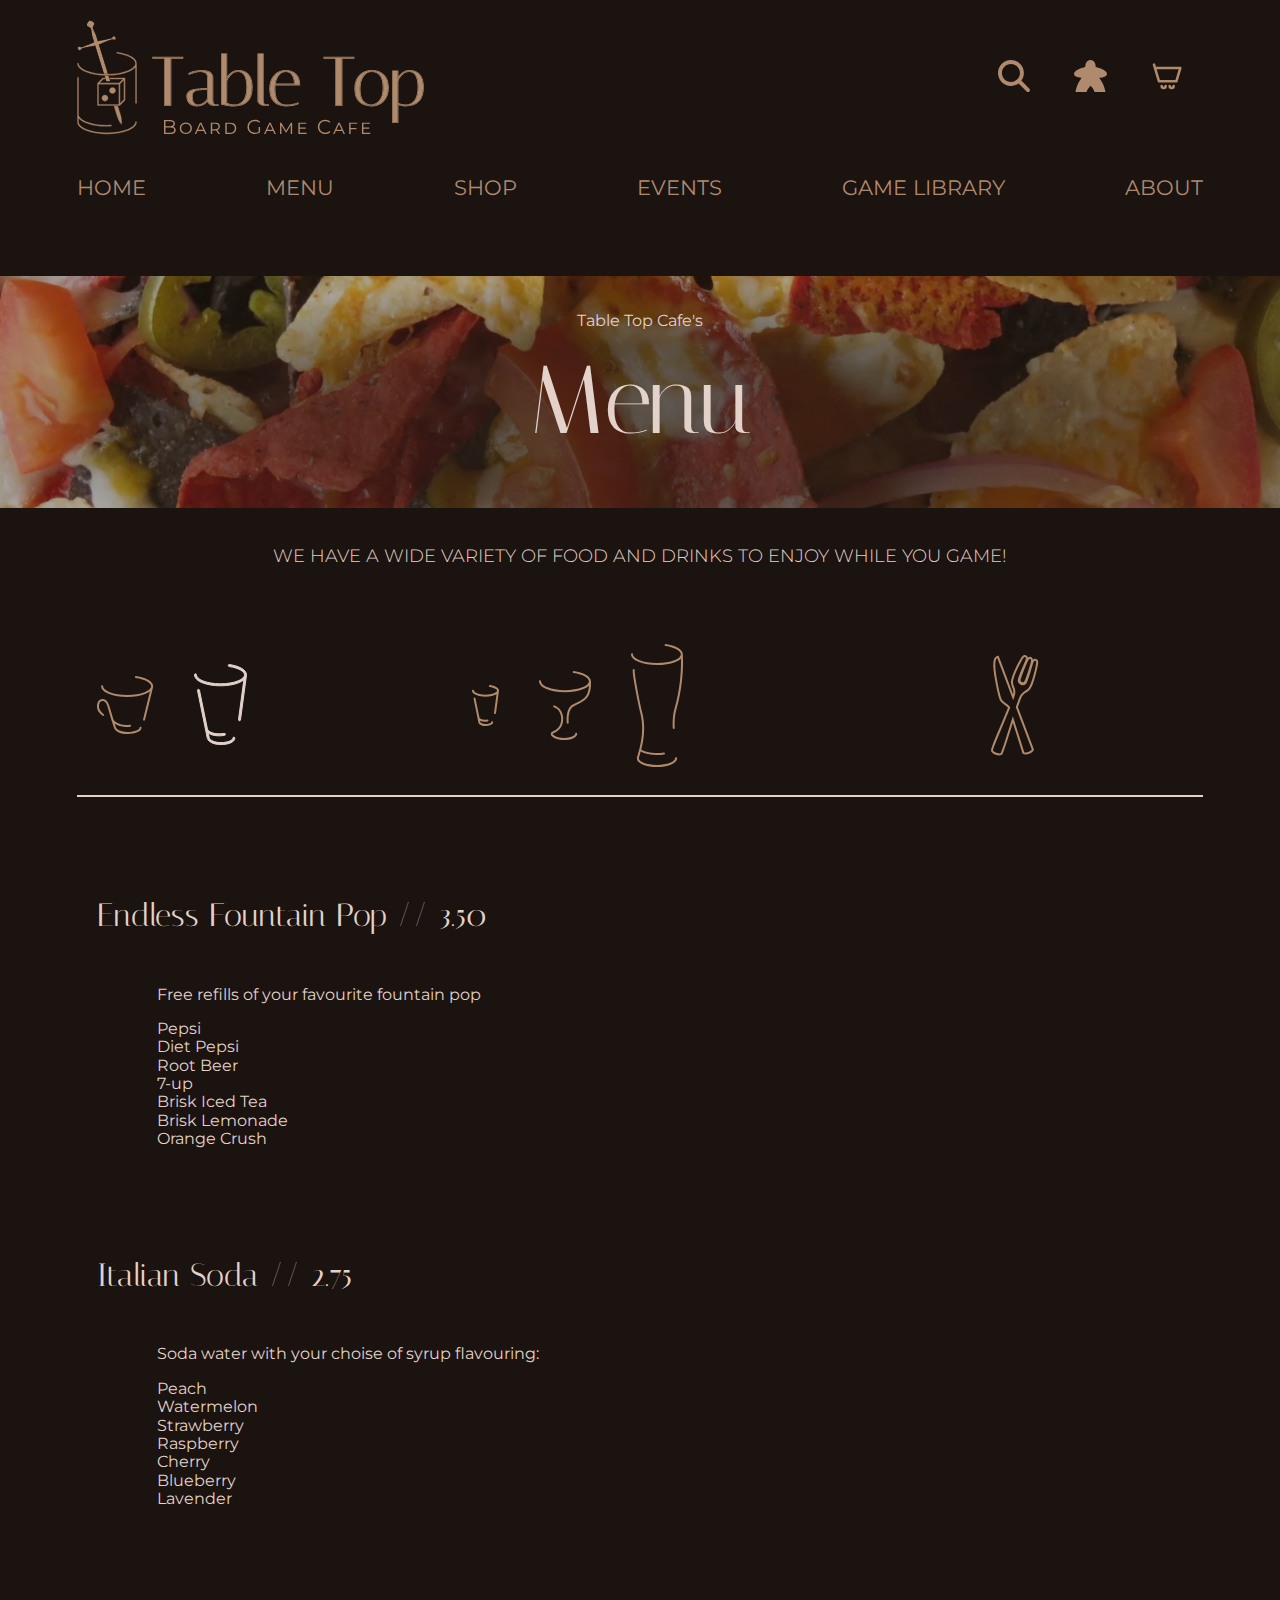
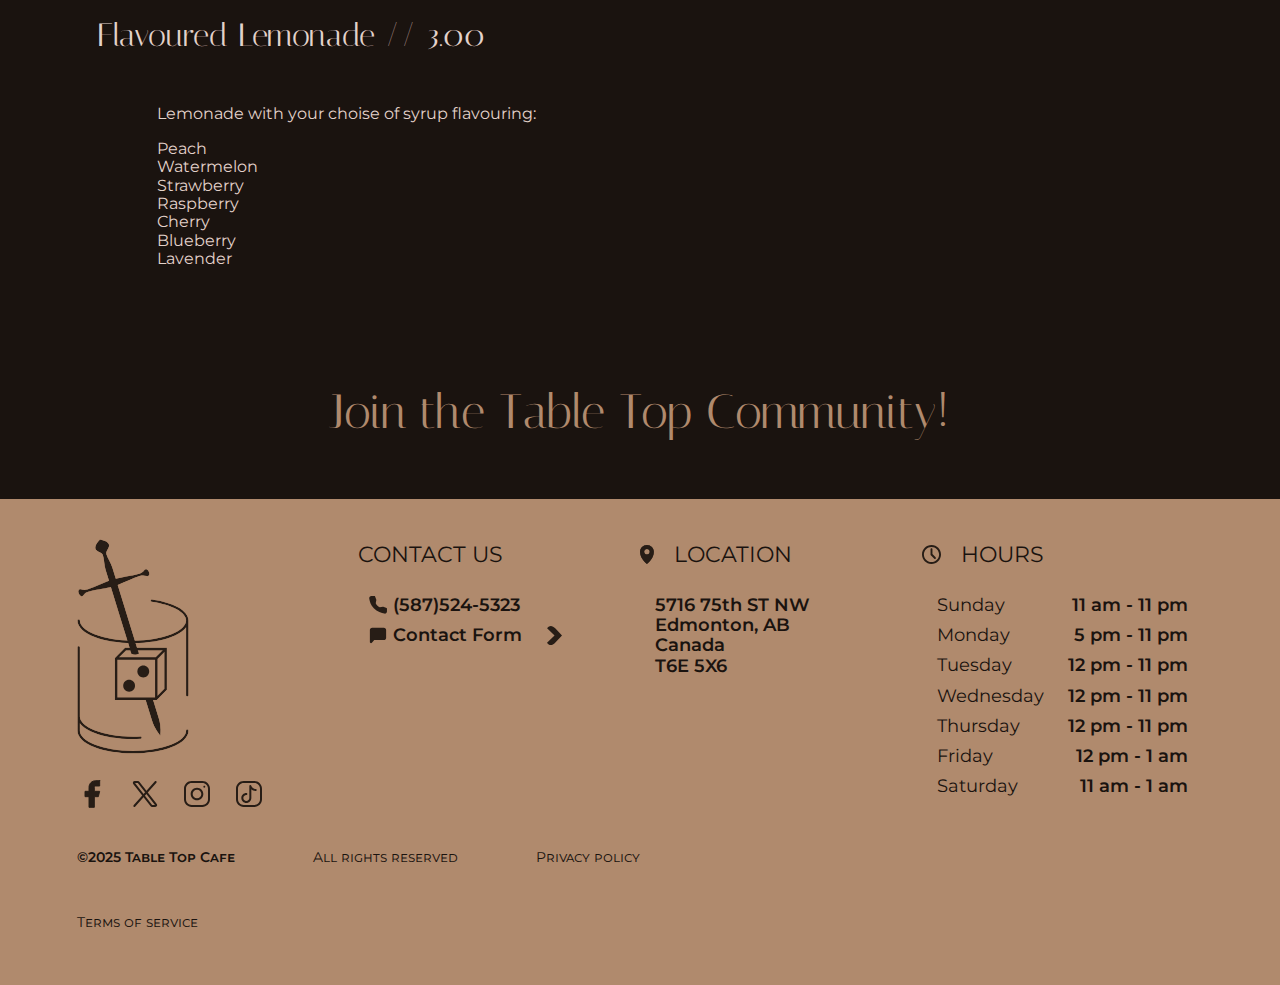
<file: html/menu.html>
<!DOCTYPE html>

<html>
    <head>
        <meta charset="utf-8">
        <meta name="viewport" content="width=device-width, initial-scale=1">
        <title>Table Top - Menu</title>

        <!-- CSS Style Sheets -->
            <link rel="stylesheet" type="text/css" href="..\css\normalize.css">
    	 	<link rel="stylesheet" type="text/css" href="..\css\layout.css">
            <link rel="stylesheet" type="text/css" href="..\css\style.css"> 

        <!-- Fonts -->
            <!-- Italiana -->
            <link rel="preconnect" href="https://fonts.googleapis.com">
            <link rel="preconnect" href="https://fonts.gstatic.com" crossorigin>
            <link href="https://fonts.googleapis.com/css2?family=Italiana&display=swap" rel="stylesheet">

            <!-- Montserrat -->
            <link rel="preconnect" href="https://fonts.googleapis.com">
            <link rel="preconnect" href="https://fonts.gstatic.com" crossorigin>
            <link href="https://fonts.googleapis.com/css2?family=Montserrat:ital,wght@0,100..900;1,100..900&display=swap" rel="stylesheet">

    </head>

    <body>
        <header>
            <!-- Logo & clickable icons -->
            <div class="container padding">
                <div class="row justify_between align_items">
                    <!-- Logo -->
                    <div class="col col_lg_9">
                        <h1 class="h1_hidden">Table Top Board Game Cafe</h1>
                        <a href="index.html"><img src="..\assets\iconography\ttbgc_logo_lg.svg" alt="Table Top Board Game Cafe Home" style="width: 350px;"></a>
                    </div>
                    
                    <!-- Header Icons -->
                    <div class="justify_between">
                        <a><img src="../assets/iconography/icon_search.svg" class="clickables"></a>
                        <a><img src="../assets/iconography/icon_meeple.svg" class="clickables"></a>
                        <a><img src="../assets/iconography/icon_cart.svg" class="clickables"></a>
                    </div>
                </div>

                <!-- Nav Bar -->
                <nav class="col col_lg_12">
                    <ul class="nav_wrap ul_row padding">
                        <li><a href="index.html" class="nav_link ">Home</a></li>
                        <li><a href="menu.html" class="nav_link">Menu</a></li>
                        <li><a href="index.html" class="nav_link">Shop</a></li>
                        <li><a href="index.html" class="nav_link">Events</a></li>
                        <li><a href="gamelibrary.html" class="nav_link">Game Library</a></li>
                        <li><a href="faq.html" class="nav_link">About</a></li>
                    </ul>
                </nav>
            </div>
        </header>

        <main>
            <div class="padding">
                <div class="menu_hero">
                    <div class=" container padding">
                        <div class="row">
                            <div class="col col_lg_12">
                                <p class="text_center" style="color: var(--colour_cream);">Table Top Cafe's</p>
                                <h1 class="text_center">Menu</h1>
                            </div>
                        </div>
                    </div>
                </div>

                <div class="container padding">
                    <div class="col col_lg_12 justify_center">
                        <p class="p_con_text text_center">We have a wide variety of food and drinks to enjoy while you game!</p>
                    </div>
                </div>
            </div>

            <!-- Menu -->
            <div class="container">
                <div class="padding">
                    <div class="row align_center">
                        <div class="col col_lg_4">
                            <div class="row">
                                <img src="../assets/iconography/menu/icon_hot_drinks.svg" class="menu_icon">
                                <h2 class="h1_hidden">Hot drink menu</h2>
                                <img src="../assets/iconography/menu/icon_non-alc_lght.svg" class="menu_icon">
                                <h2 class="h1_hidden">non-alcoholic drink menu</h2>

                            </div>
                        </div>

                        <div class="col col_lg_4">
                            <div class="row">
                                <img src="../assets/iconography/menu/icon_shot.svg" class="menu_icon">
                                <h2 class="h1_hidden">Alcoholic shots menu</h2>

                                <img src="../assets/iconography/menu/icon_cocktail.svg" class="menu_icon">
                                <h2 class="h1_hidden">Alcoholic cocktail menu</h2>

                                <img src="../assets/iconography/menu/icon_on_tap.svg" class="menu_icon">
                                <h2 class="h1_hidden">drinks on tap menu</h2>

                            </div>
                        </div>

                        <div class="col col_lg_4 ">
                            <div class="row justify_center">
                                <img src="../assets/iconography/menu/icon_food.svg" class="menu_icon">
                                <h2 class="h1_hidden">food menu</h2>
                            </div>
                        </div>
                    </div>
                </div>
                <hr class="bar">
            </div>

            <div class="container padding">
                <!-- Foundtain Pop -->
                <div class="padding">
                    <h3 class="h2_selected">Endless Fountain Pop  //  3.50</h3>
                    <div class="menu_item">
                        <p class="p_menu menu_item">Free refills of your favourite fountain pop</p>
                        <ul>
                            <li class="p_menu">Pepsi</li>
                            <li class="p_menu">Diet Pepsi</li>
                            <li class="p_menu">Root Beer</li>
                            <li class="p_menu">7-up</li>
                            <li class="p_menu">Brisk Iced Tea</li>
                            <li class="p_menu">Brisk Lemonade</li>
                            <li class="p_menu">Orange Crush</li>
                        </ul>
                    </div>
                </div>

                <!-- Italian Soda -->
                <div class="padding">
                    <h3 class="h2_selected">Italian Soda //  2.75</h3>
                    <div class="menu_item">
                        <p class="p_menu menu_item">Soda water with your choise of syrup flavouring:</p>
                        <ul>
                            <li class="p_menu">Peach</li>
                            <li class="p_menu">Watermelon</li>
                            <li class="p_menu">Strawberry</li>
                            <li class="p_menu">Raspberry</li>
                            <li class="p_menu">Cherry</li>
                            <li class="p_menu">Blueberry</li>
                            <li class="p_menu">Lavender</li>
                        </ul>
                    </div>
                </div>

                <!-- Falvoured Lemonade -->
                <div class="padding">
                    <h3 class="h2_selected">Flavoured Lemonade // 3.00</h3>
                    <div class="menu_item">
                        <p class="p_menu menu_item">Lemonade with your choise of syrup flavouring:</p>
                        <ul>
                            <li class="p_menu">Peach</li>
                            <li class="p_menu">Watermelon</li>
                            <li class="p_menu">Strawberry</li>
                            <li class="p_menu">Raspberry</li>
                            <li class="p_menu">Cherry</li>
                            <li class="p_menu">Blueberry</li>
                            <li class="p_menu">Lavender</li>
                        </ul>
                    </div>
                </div>
            </div>



            <!-- Join -->
            <div class="container padding">
                <h2 class="text_center">Join the Table Top Community!</h2>

            </div>

        </main>


        <footer class="padding" >
            <div class="container row">
                <div class="col col_lg_3">
                    <div class="row">
                        <a><img src="../assets/iconography/ttbgc_logo_drk_sm.svg" class="footer_logo"></a>
                    </div>
                    <div class="row align_end row_gap">
                        <a href="https://www.facebook.com/TableTopCafe/" ><img src="../assets/iconography/socials/icon_facebook.svg" class="iconography"></a>                        
                        <a href="https://x.com/tabletopcafe?lang=en" ><img src="../assets/iconography/socials/icon_x.svg" class="iconography"></a>
                        <a href="https://www.instagram.com/tabletopcafe/?hl=en" ><img src="../assets/iconography/socials/icon_instagram.svg" class="iconography"></a>
                        <a href="https://www.tiktok.com/@tabletopcafeyeg" ><img src="../assets/iconography/socials/icon_tiktok.svg" class="iconography"></a>
                    </div>
                </div>

                <!-- Contact Us -->
                <div class="col col_lg_3" > 
                    <h3 class="h3_footer">Contact Us</h3>
                    <div class="row footer_margin align_center">
                        <img src="../assets/iconography/contact/icon_phone.svg" class="footer_icons">
                        <p class="p_footer "> (587)524-5323</p>
                    </div>

                    <div class="row footer_margin align_center row_gap">
                        <div class="row align_center">
                            <img src="../assets/iconography/contact/icon_message.svg" class="footer_icons">
                            <p class="p_footer">Contact Form</p>
                        </div>
                        <img src="../assets/iconography/icon_right_arrow_drk.svg" class="footer_icons">
                    </div>
                </div>

                <!-- Location -->
                <div class="col col_lg_3">
                    <div class="row row_gap align_center">
                        <img src="../assets/iconography/contact/icon_location_drk.svg" class="footer_icons">
                        <h3 class="h3_footer">Location</h3>
                    </div>

                    <div class="row footer_margin">
                        <p class="p_footer">5716 75th ST NW<br>Edmonton, AB<br>Canada<br>T6E 5X6</p>
                    </div>
                </div>

                <!-- Hours -->
                <div class="col col_lg_3">
                    <div class="row row_gap align_center">
                        <img src="../assets/iconography/icon_clock_drk.svg" class="footer_icons">
                        <h3 class="h3_footer">Hours</h3>
                    </div>
                    
                    <div class="col footer_margin">
                        <div class="row justify_between">
                            <p class="p_footer p_footer_fine">Sunday</p>
                            <p class="p_footer">11 am - 11 pm<br></p>
                        </div>
                        <div class="row justify_between">
                            <p class="p_footer p_footer_fine">Monday</p>
                            <p class="p_footer">5 pm - 11 pm<br></p>
                        </div>
                        <div class="row justify_between">
                            <p class="p_footer p_footer_fine">Tuesday</p>
                            <p class="p_footer">12 pm - 11 pm<br></p>
                        </div>
                        <div class="row justify_between">
                            <p class="p_footer p_footer_fine">Wednesday</p>
                            <p class="p_footer">12 pm - 11 pm<br></p>
                        </div>
                        <div class="row justify_between">
                            <p class="p_footer p_footer_fine">Thursday</p>
                            <p class="p_footer">12 pm - 11 pm<br></p>
                        </div>
                        <div class="row justify_between">
                            <p class="p_footer p_footer_fine">Friday</p>
                            <p class="p_footer">12 pm - 1 am<br></p>
                        </div>
                        <div class="row justify_between">
                            <p class="p_footer p_footer_fine">Saturday</p>
                            <p class="p_footer">11 am - 1 am<br></p>
                        </div>
                    </div>
                </div>
            </div>

            <div class="container padding"> 
                <div class="col col_lg_6">
                    <div class="row row_gap justify_between">
                        <p class="p_footer_meta" style="font-weight: 600;">©2025 Table Top Cafe</p>
                        <p class="p_footer_meta">All rights reserved</p>
                        <p class="p_footer_meta">Privacy policy</p>
                        <p class="p_footer_meta">Terms of service</p>
                    </div>
                </div>
            </div>
        </footer>

    </body>
</html>
</file>
